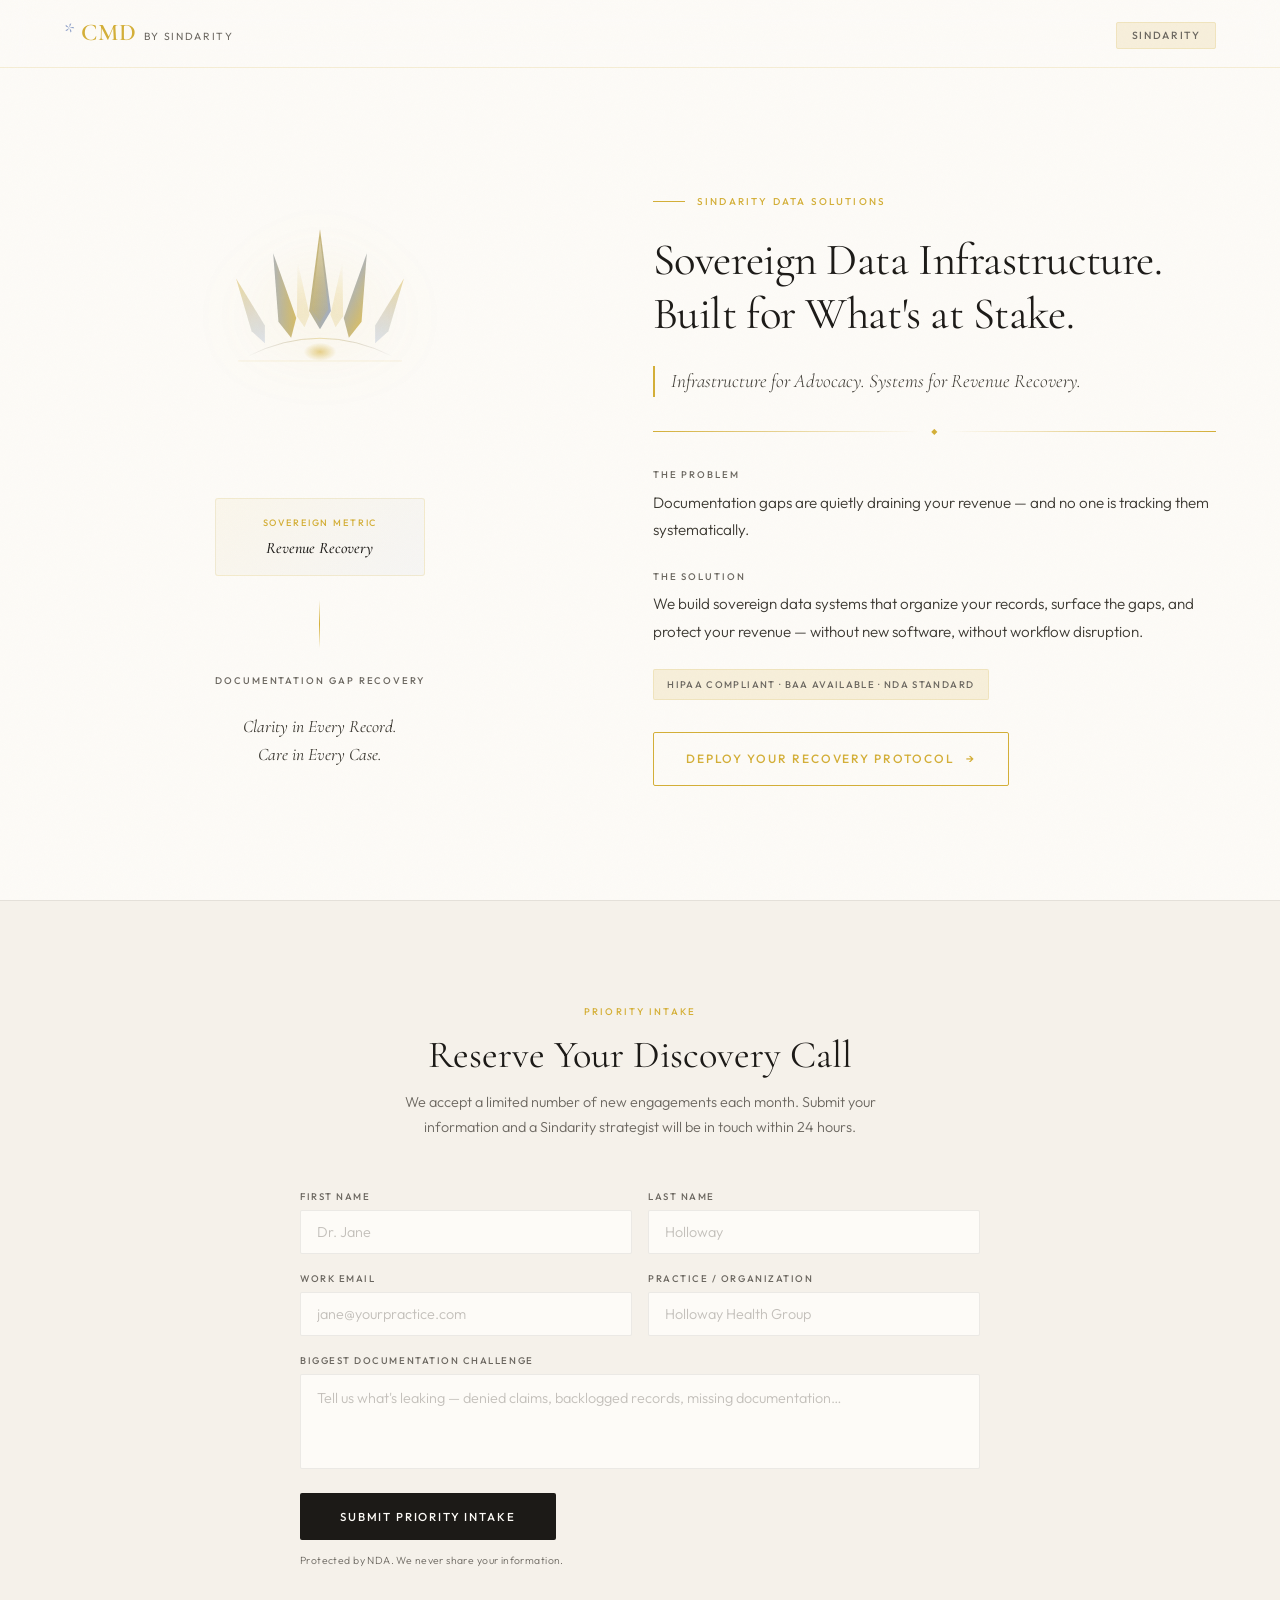
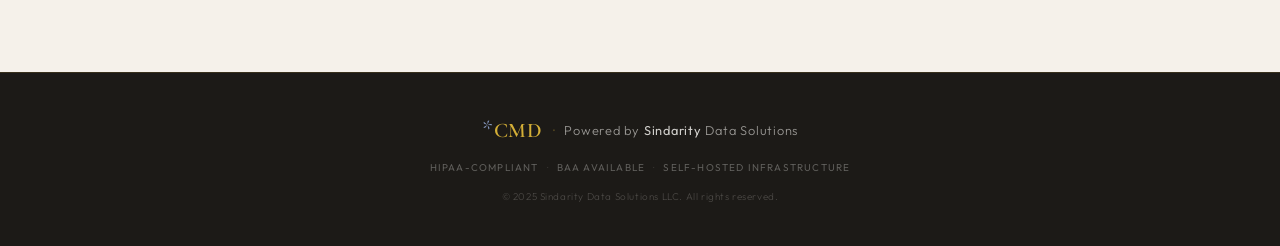
<file: index.html>
<!DOCTYPE html>
<html lang="en">
<head>
  <meta charset="UTF-8" />
  <meta name="viewport" content="width=device-width, initial-scale=1.0" />
  <meta name="description" content="Sindarity — Sovereign Data Infrastructure" />
  <title>Sindarity</title>
  <link rel="preconnect" href="https://fonts.googleapis.com" />
  <link rel="preconnect" href="https://fonts.gstatic.com" crossorigin />
  <link href="https://fonts.googleapis.com/css2?family=Cormorant+Garamond:ital,wght@0,300;0,400;0,500;0,600;1,300;1,400;1,500&family=Outfit:wght@300;400;500&display=swap" rel="stylesheet" />
  <link rel="stylesheet" href="style.css" />
</head>
<body>

  <!-- NOISE TEXTURE OVERLAY -->
  <div class="noise" aria-hidden="true"></div>

  <!-- HEADER -->
  <header class="header" id="header">
    <div class="header-inner">
      <a href="/" class="logo" aria-label="Sindarity Home">
        <span class="logo-mark">*</span><span class="logo-text">CMD</span>
        <span class="logo-sub">by Sindarity</span>
      </a>
      <nav class="header-nav">
        <span class="nav-badge" id="nicheBadge">Loading…</span>
      </nav>
    </div>
  </header>

  <!-- HERO -->
  <main class="main" id="main">
    <section class="hero" id="hero">

      <!-- LEFT COLUMN: Decorative / Profile Asset Zone -->
      <div class="hero-left" id="heroLeft" aria-hidden="true">
        <div class="left-ornament">
          <div class="crystal-cluster">
            <svg viewBox="0 0 220 280" fill="none" xmlns="http://www.w3.org/2000/svg" class="crystal-svg">
              <!-- Large center crystal -->
              <polygon points="110,20 122,110 110,130 98,110" fill="url(#cg1)" opacity="0.85"/>
              <polygon points="110,30 119,108 110,122 101,108" fill="url(#cg2)" opacity="0.45"/>
              <!-- Left tall -->
              <polygon points="72,45 82,120 72,140 62,120" fill="url(#cg3)" opacity="0.8" transform="rotate(-12 72 110)"/>
              <!-- Right tall -->
              <polygon points="148,45 158,120 148,140 138,120" fill="url(#cg3)" opacity="0.8" transform="rotate(12 148 110)"/>
              <!-- Far left -->
              <polygon points="38,70 46,130 38,148 30,130" fill="url(#cg4)" opacity="0.65" transform="rotate(-24 38 120)"/>
              <!-- Far right -->
              <polygon points="182,70 190,130 182,148 174,130" fill="url(#cg4)" opacity="0.65" transform="rotate(24 182 120)"/>
              <!-- Small accent left -->
              <polygon points="90,55 97,115 90,128 83,115" fill="url(#cg2)" opacity="0.6" transform="rotate(-6 90 100)"/>
              <!-- Small accent right -->
              <polygon points="130,55 137,115 130,128 123,115" fill="url(#cg2)" opacity="0.6" transform="rotate(6 130 100)"/>
              <!-- Sun arc base -->
              <path d="M30 160 Q110 120 190 160" stroke="url(#sg1)" stroke-width="1" fill="none" opacity="0.4"/>
              <!-- Glow orb -->
              <ellipse cx="110" cy="155" rx="18" ry="10" fill="url(#og1)" opacity="0.7"/>
              <!-- Ground line -->
              <line x1="20" y1="165" x2="200" y2="165" stroke="#D4AF37" stroke-width="0.5" opacity="0.3"/>

              <defs>
                <linearGradient id="cg1" x1="0" y1="0" x2="1" y2="1">
                  <stop offset="0%" stop-color="#D4AF37"/>
                  <stop offset="100%" stop-color="#8B9EC7"/>
                </linearGradient>
                <linearGradient id="cg2" x1="0" y1="0" x2="0" y2="1">
                  <stop offset="0%" stop-color="#FDFBF7" stop-opacity="0.9"/>
                  <stop offset="100%" stop-color="#D4AF37" stop-opacity="0.3"/>
                </linearGradient>
                <linearGradient id="cg3" x1="0" y1="0" x2="1" y2="1">
                  <stop offset="0%" stop-color="#8B9EC7"/>
                  <stop offset="100%" stop-color="#D4AF37"/>
                </linearGradient>
                <linearGradient id="cg4" x1="0" y1="0" x2="0" y2="1">
                  <stop offset="0%" stop-color="#D4AF37" stop-opacity="0.7"/>
                  <stop offset="100%" stop-color="#8B9EC7" stop-opacity="0.4"/>
                </linearGradient>
                <linearGradient id="sg1" x1="0" y1="0" x2="1" y2="0">
                  <stop offset="0%" stop-color="transparent"/>
                  <stop offset="50%" stop-color="#D4AF37"/>
                  <stop offset="100%" stop-color="transparent"/>
                </linearGradient>
                <radialGradient id="og1" cx="50%" cy="50%">
                  <stop offset="0%" stop-color="#D4AF37" stop-opacity="0.8"/>
                  <stop offset="100%" stop-color="#D4AF37" stop-opacity="0"/>
                </radialGradient>
              </defs>
            </svg>
          </div>

          <div class="metric-card" id="metricCard">
            <div class="metric-label">Sovereign Metric</div>
            <div class="metric-value" id="metricValue">Loading…</div>
          </div>

          <div class="left-rule"></div>

          <p class="left-eyebrow">Documentation Gap Recovery</p>
          <p class="left-tagline">Clarity in Every Record.<br/>Care in Every Case.</p>
        </div>
      </div>

      <!-- RIGHT COLUMN: Content -->
      <div class="hero-right" id="heroRight">
        <div class="right-inner">

          <div class="eyebrow-row">
            <span class="eyebrow-line"></span>
            <span class="eyebrow-text" id="nicheLabel">Sindarity</span>
          </div>

          <h1 class="headline" id="headline">
            Sovereign Data Infrastructure.<br/>Built for What's at Stake.
          </h1>

          <p class="subheadline" id="subheadline">
            Infrastructure for Advocacy. Systems for Revenue Recovery.
          </p>

          <div class="divider-ornament">
            <span></span><span class="diamond">◆</span><span></span>
          </div>

          <div class="content-block">
            <p class="content-label">The Problem</p>
            <p class="content-text" id="painPoint">
              Documentation gaps are quietly draining revenue — and no one is tracking them.
            </p>
          </div>

          <div class="content-block">
            <p class="content-label">The Solution</p>
            <p class="content-text" id="solution">
              We build sovereign data systems that organize your records, close the gaps, and protect what's yours.
            </p>
          </div>

          <div class="badge-row">
            <span class="trust-badge" id="trustBadge">HIPAA Compliant · BAA Available</span>
          </div>

          <a href="#contact" class="cta-btn" id="ctaBtn">
            <span class="cta-text" id="ctaText">Deploy Your Recovery Protocol</span>
            <span class="cta-arrow">→</span>
          </a>

        </div>
      </div>

    </section>

    <!-- CONTACT FORM -->
    <section class="contact-section" id="contact">
      <div class="contact-inner">

        <div class="contact-header">
          <p class="contact-eyebrow">Priority Intake</p>
          <h2 class="contact-heading">Reserve Your Discovery Call</h2>
          <p class="contact-sub">We accept a limited number of new engagements each month. Submit your information and a Sindarity strategist will be in touch within 24 hours.</p>
        </div>

        <form class="contact-form" id="contactForm" novalidate>
          <div class="form-row">
            <div class="form-group">
              <label for="firstName">First Name</label>
              <input type="text" id="firstName" name="firstName" placeholder="Dr. Jane" required />
            </div>
            <div class="form-group">
              <label for="lastName">Last Name</label>
              <input type="text" id="lastName" name="lastName" placeholder="Holloway" required />
            </div>
          </div>

          <div class="form-row">
            <div class="form-group">
              <label for="email">Work Email</label>
              <input type="email" id="email" name="email" placeholder="jane@yourpractice.com" required />
            </div>
            <div class="form-group">
              <label for="org">Practice / Organization</label>
              <input type="text" id="org" name="org" placeholder="Holloway Health Group" required />
            </div>
          </div>

          <div class="form-group form-full">
            <label for="challenge">Biggest Documentation Challenge</label>
            <textarea id="challenge" name="challenge" rows="3" placeholder="Tell us what's leaking — denied claims, backlogged records, missing documentation…"></textarea>
          </div>

          <div class="form-submit-row">
            <button type="submit" class="submit-btn" id="submitBtn">
              <span id="submitText">Submit Priority Intake</span>
            </button>
            <p class="form-note">Protected by NDA. We never share your information.</p>
          </div>

          <div class="success-state" id="successState" style="display:none;">
            <div class="success-icon">◆</div>
            <h3>Your intake has been received.</h3>
            <p>A Sindarity strategist will review your submission and reach out within 24 hours.</p>
          </div>
        </form>

      </div>
    </section>

  </main>

  <!-- FOOTER -->
  <footer class="footer">
    <div class="footer-inner">
      <div class="footer-brand">
        <span class="footer-logo"><span class="logo-mark">*</span>CMD</span>
        <span class="footer-divider">·</span>
        <span class="footer-powered">Powered by <strong>Sindarity</strong> Data Solutions</span>
      </div>
      <div class="footer-meta">
        <span>HIPAA-Compliant</span>
        <span class="dot">·</span>
        <span>BAA Available</span>
        <span class="dot">·</span>
        <span>Self-Hosted Infrastructure</span>
      </div>
      <p class="footer-copy">© 2025 Sindarity Data Solutions LLC. All rights reserved.</p>
    </div>
  </footer>

  <script src="router.js" type="module"></script>
</body>
</html>
</file>
<file: style.css>
/* ═══════════════════════════════════════════
   SINDARITY ENGINE — MASTER STYLESHEET
   Aesthetic: Refined Luxury · Authoritative Sanctuary
   ═══════════════════════════════════════════ */

:root {
  --cream:       #FDFBF7;
  --cream-dark:  #F5F1EA;
  --cream-mid:   #EDE8DF;
  --charcoal:    #1C1A17;
  --charcoal-mid:#3A3730;
  --charcoal-lt: #6B6760;
  --gold:        #D4AF37;
  --gold-light:  #E8CC6A;
  --gold-pale:   #F5EBC4;
  --gold-dim:    rgba(212,175,55,0.15);
  --ice:         #8B9EC7;
  --ice-pale:    #C8D4E8;
  --border:      rgba(212,175,55,0.18);
  --border-soft: rgba(28,26,23,0.08);

  --font-serif: 'Cormorant Garamond', Georgia, serif;
  --font-sans:  'Outfit', system-ui, sans-serif;

  --max-w: 1280px;
  --gutter: clamp(1.5rem, 5vw, 4rem);
  --section-pad: clamp(4rem, 8vw, 7rem);

  --ease-out: cubic-bezier(0.16, 1, 0.3, 1);
  --ease-gold: cubic-bezier(0.25, 0.46, 0.45, 0.94);
}

/* ── RESET ── */
*, *::before, *::after { box-sizing: border-box; margin: 0; padding: 0; }
html { scroll-behavior: smooth; font-size: 16px; }
body {
  background: var(--cream);
  color: var(--charcoal);
  font-family: var(--font-sans);
  font-weight: 300;
  line-height: 1.7;
  overflow-x: hidden;
  -webkit-font-smoothing: antialiased;
}

/* ── NOISE TEXTURE ── */
.noise {
  position: fixed;
  inset: 0;
  pointer-events: none;
  z-index: 1000;
  opacity: 0.025;
  background-image: url("data:image/svg+xml,%3Csvg viewBox='0 0 256 256' xmlns='http://www.w3.org/2000/svg'%3E%3Cfilter id='n'%3E%3CfeTurbulence type='fractalNoise' baseFrequency='0.9' numOctaves='4' stitchTiles='stitch'/%3E%3C/filter%3E%3Crect width='100%25' height='100%25' filter='url(%23n)'/%3E%3C/svg%3E");
  background-size: 200px 200px;
}

/* ── HEADER ── */
.header {
  position: fixed;
  top: 0;
  left: 0;
  right: 0;
  z-index: 100;
  padding: 1.25rem var(--gutter);
  background: rgba(253,251,247,0.88);
  backdrop-filter: blur(12px);
  -webkit-backdrop-filter: blur(12px);
  border-bottom: 1px solid var(--border);
  transition: box-shadow 0.3s ease;
}
.header.scrolled {
  box-shadow: 0 2px 40px rgba(28,26,23,0.06);
}
.header-inner {
  max-width: var(--max-w);
  margin: 0 auto;
  display: flex;
  align-items: center;
  justify-content: space-between;
  gap: 1rem;
}

/* LOGO */
.logo {
  display: flex;
  align-items: baseline;
  gap: 0.35rem;
  text-decoration: none;
}
.logo-mark {
  font-family: var(--font-serif);
  font-size: 1.5rem;
  font-weight: 300;
  color: var(--ice);
  line-height: 1;
}
.logo-text {
  font-family: var(--font-serif);
  font-size: 1.5rem;
  font-weight: 600;
  color: var(--gold);
  letter-spacing: 0.04em;
  line-height: 1;
}
.logo-sub {
  font-family: var(--font-sans);
  font-size: 0.65rem;
  font-weight: 400;
  color: var(--charcoal-lt);
  letter-spacing: 0.16em;
  text-transform: uppercase;
  margin-left: 0.1rem;
}

/* NAV BADGE */
.nav-badge {
  font-family: var(--font-sans);
  font-size: 0.65rem;
  font-weight: 500;
  letter-spacing: 0.16em;
  text-transform: uppercase;
  color: var(--charcoal-lt);
  padding: 0.35rem 0.9rem;
  border: 1px solid var(--border);
  border-radius: 2px;
  background: var(--gold-dim);
  transition: opacity 0.4s ease;
}

/* ── MAIN / HERO ── */
.main {
  padding-top: 80px;
}

.hero {
  min-height: calc(100vh - 80px);
  max-width: var(--max-w);
  margin: 0 auto;
  padding: var(--section-pad) var(--gutter);
  display: grid;
  grid-template-columns: 1fr 1.1fr;
  gap: clamp(3rem, 6vw, 6rem);
  align-items: center;
}

/* ── HERO LEFT ── */
.hero-left {
  display: flex;
  align-items: center;
  justify-content: center;
}

.left-ornament {
  display: flex;
  flex-direction: column;
  align-items: center;
  gap: 1.5rem;
  opacity: 0;
  transform: translateX(-24px);
  animation: slideInLeft 1s var(--ease-out) 0.2s forwards;
}

.crystal-cluster {
  width: 200px;
  filter: drop-shadow(0 8px 32px rgba(212,175,55,0.2));
}
.crystal-svg { width: 100%; height: auto; }

/* Floating animation on crystal */
.crystal-cluster {
  animation: slideInLeft 1s var(--ease-out) 0.2s forwards,
             float 6s ease-in-out 1.5s infinite;
  opacity: 0;
}
@keyframes float {
  0%, 100% { transform: translateY(0px); }
  50% { transform: translateY(-10px); }
}

.metric-card {
  border: 1px solid var(--border);
  border-radius: 3px;
  padding: 1rem 1.5rem;
  background: linear-gradient(135deg, rgba(212,175,55,0.06), rgba(139,158,199,0.06));
  text-align: center;
  width: 100%;
  max-width: 280px;
}
.metric-label {
  font-family: var(--font-sans);
  font-size: 0.58rem;
  font-weight: 500;
  letter-spacing: 0.2em;
  text-transform: uppercase;
  color: var(--gold);
  margin-bottom: 0.4rem;
}
.metric-value {
  font-family: var(--font-serif);
  font-size: 1rem;
  font-weight: 500;
  color: var(--charcoal);
  line-height: 1.4;
  font-style: italic;
}

.left-rule {
  width: 1px;
  height: 48px;
  background: linear-gradient(to bottom, transparent, var(--gold), transparent);
}

.left-eyebrow {
  font-family: var(--font-sans);
  font-size: 0.6rem;
  font-weight: 500;
  letter-spacing: 0.2em;
  text-transform: uppercase;
  color: var(--charcoal-lt);
}
.left-tagline {
  font-family: var(--font-serif);
  font-size: 1.1rem;
  font-weight: 400;
  font-style: italic;
  color: var(--charcoal-mid);
  text-align: center;
  line-height: 1.6;
}

/* ── HERO RIGHT ── */
.hero-right {
  opacity: 0;
  transform: translateY(24px);
  animation: fadeUp 1s var(--ease-out) 0.4s forwards;
}

.right-inner {
  display: flex;
  flex-direction: column;
  gap: 1.5rem;
}

/* Eyebrow row */
.eyebrow-row {
  display: flex;
  align-items: center;
  gap: 0.75rem;
}
.eyebrow-line {
  display: block;
  width: 32px;
  height: 1px;
  background: var(--gold);
  flex-shrink: 0;
}
.eyebrow-text {
  font-family: var(--font-sans);
  font-size: 0.62rem;
  font-weight: 500;
  letter-spacing: 0.22em;
  text-transform: uppercase;
  color: var(--gold);
}

/* Headline */
.headline {
  font-family: var(--font-serif);
  font-size: clamp(2rem, 3.5vw, 3.2rem);
  font-weight: 400;
  line-height: 1.2;
  color: var(--charcoal);
  letter-spacing: -0.01em;
}

/* Subheadline */
.subheadline {
  font-family: var(--font-serif);
  font-size: clamp(1rem, 1.5vw, 1.2rem);
  font-weight: 300;
  font-style: italic;
  color: var(--charcoal-mid);
  line-height: 1.6;
  border-left: 2px solid var(--gold);
  padding-left: 1rem;
}

/* Gold ornament divider */
.divider-ornament {
  display: flex;
  align-items: center;
  gap: 0.75rem;
  margin: 0.25rem 0;
}
.divider-ornament span:first-child,
.divider-ornament span:last-child {
  display: block;
  height: 1px;
  flex: 1;
  background: linear-gradient(to right, var(--gold), transparent);
}
.divider-ornament span:last-child {
  background: linear-gradient(to left, var(--gold), transparent);
}
.diamond {
  font-size: 0.5rem;
  color: var(--gold);
  flex-shrink: 0;
}

/* Content blocks */
.content-block {
  display: flex;
  flex-direction: column;
  gap: 0.4rem;
}
.content-label {
  font-family: var(--font-sans);
  font-size: 0.6rem;
  font-weight: 500;
  letter-spacing: 0.2em;
  text-transform: uppercase;
  color: var(--charcoal-lt);
}
.content-text {
  font-family: var(--font-sans);
  font-size: 0.95rem;
  font-weight: 300;
  color: var(--charcoal-mid);
  line-height: 1.8;
}

/* Badge */
.badge-row { display: flex; }
.trust-badge {
  font-family: var(--font-sans);
  font-size: 0.6rem;
  font-weight: 500;
  letter-spacing: 0.14em;
  text-transform: uppercase;
  color: var(--charcoal-lt);
  padding: 0.4rem 0.85rem;
  border: 1px solid var(--border);
  border-radius: 2px;
  background: var(--gold-dim);
}

/* CTA BUTTON */
.cta-btn {
  display: inline-flex;
  align-items: center;
  gap: 0.75rem;
  padding: 1rem 2rem;
  background: transparent;
  border: 1px solid var(--gold);
  border-radius: 2px;
  color: var(--gold);
  text-decoration: none;
  font-family: var(--font-sans);
  font-size: 0.75rem;
  font-weight: 500;
  letter-spacing: 0.16em;
  text-transform: uppercase;
  position: relative;
  overflow: hidden;
  transition: color 0.3s ease;
  align-self: flex-start;
  margin-top: 0.5rem;
}
.cta-btn::before {
  content: '';
  position: absolute;
  inset: 0;
  background: var(--gold);
  transform: translateX(-101%);
  transition: transform 0.35s var(--ease-gold);
  z-index: 0;
}
.cta-btn:hover::before { transform: translateX(0); }
.cta-btn:hover { color: var(--charcoal); }
.cta-text, .cta-arrow { position: relative; z-index: 1; }
.cta-arrow { transition: transform 0.25s ease; }
.cta-btn:hover .cta-arrow { transform: translateX(4px); }

/* ── CONTACT SECTION ── */
.contact-section {
  background: var(--cream-dark);
  border-top: 1px solid var(--border-soft);
  padding: var(--section-pad) var(--gutter);
}
.contact-inner {
  max-width: 680px;
  margin: 0 auto;
}

.contact-header {
  text-align: center;
  margin-bottom: 3rem;
}
.contact-eyebrow {
  font-family: var(--font-sans);
  font-size: 0.6rem;
  font-weight: 500;
  letter-spacing: 0.22em;
  text-transform: uppercase;
  color: var(--gold);
  margin-bottom: 0.75rem;
}
.contact-heading {
  font-family: var(--font-serif);
  font-size: clamp(1.8rem, 3vw, 2.6rem);
  font-weight: 400;
  color: var(--charcoal);
  margin-bottom: 0.75rem;
  line-height: 1.2;
}
.contact-sub {
  font-family: var(--font-sans);
  font-size: 0.9rem;
  font-weight: 300;
  color: var(--charcoal-lt);
  line-height: 1.75;
  max-width: 480px;
  margin: 0 auto;
}

/* FORM */
.contact-form {
  display: flex;
  flex-direction: column;
  gap: 1rem;
}
.form-row {
  display: grid;
  grid-template-columns: 1fr 1fr;
  gap: 1rem;
}
.form-group {
  display: flex;
  flex-direction: column;
  gap: 0.35rem;
}
.form-full { grid-column: 1 / -1; }

label {
  font-family: var(--font-sans);
  font-size: 0.6rem;
  font-weight: 500;
  letter-spacing: 0.16em;
  text-transform: uppercase;
  color: var(--charcoal-lt);
}
input, textarea {
  background: var(--cream);
  border: 1px solid var(--border-soft);
  border-radius: 2px;
  color: var(--charcoal);
  font-family: var(--font-sans);
  font-size: 0.9rem;
  font-weight: 300;
  padding: 0.75rem 1rem;
  outline: none;
  transition: border-color 0.2s ease, box-shadow 0.2s ease;
  width: 100%;
}
input::placeholder, textarea::placeholder {
  color: rgba(107,103,96,0.4);
}
input:focus, textarea:focus {
  border-color: rgba(212,175,55,0.5);
  box-shadow: 0 0 0 3px rgba(212,175,55,0.08);
}
textarea { resize: none; line-height: 1.6; }

.form-submit-row {
  display: flex;
  flex-direction: column;
  align-items: flex-start;
  gap: 0.75rem;
  margin-top: 0.5rem;
}
.submit-btn {
  padding: 1rem 2.5rem;
  background: var(--charcoal);
  border: none;
  border-radius: 2px;
  color: var(--cream);
  font-family: var(--font-sans);
  font-size: 0.72rem;
  font-weight: 500;
  letter-spacing: 0.16em;
  text-transform: uppercase;
  cursor: pointer;
  transition: background 0.25s ease, transform 0.15s ease;
}
.submit-btn:hover {
  background: var(--charcoal-mid);
  transform: translateY(-1px);
}
.submit-btn:active { transform: translateY(0); }
.submit-btn:disabled { opacity: 0.5; cursor: not-allowed; }

.form-note {
  font-family: var(--font-sans);
  font-size: 0.65rem;
  font-weight: 300;
  color: var(--charcoal-lt);
  letter-spacing: 0.04em;
}

/* Success state */
.success-state {
  text-align: center;
  padding: 3rem 1rem;
}
.success-icon {
  font-size: 1.5rem;
  color: var(--gold);
  margin-bottom: 1.25rem;
  animation: pulse 2s ease-in-out infinite;
}
.success-state h3 {
  font-family: var(--font-serif);
  font-size: 1.6rem;
  font-weight: 400;
  color: var(--charcoal);
  margin-bottom: 0.75rem;
}
.success-state p {
  font-family: var(--font-sans);
  font-size: 0.9rem;
  font-weight: 300;
  color: var(--charcoal-lt);
  line-height: 1.75;
}

/* ── FOOTER ── */
.footer {
  background: var(--charcoal);
  padding: 2.5rem var(--gutter);
  border-top: 1px solid rgba(212,175,55,0.15);
}
.footer-inner {
  max-width: var(--max-w);
  margin: 0 auto;
  display: flex;
  flex-direction: column;
  align-items: center;
  gap: 0.75rem;
  text-align: center;
}
.footer-brand {
  display: flex;
  align-items: center;
  gap: 0.6rem;
  flex-wrap: wrap;
  justify-content: center;
}
.footer-logo {
  font-family: var(--font-serif);
  font-size: 1.3rem;
  font-weight: 600;
  color: var(--gold);
  letter-spacing: 0.04em;
}
.footer-divider { color: rgba(212,175,55,0.3); }
.footer-powered {
  font-family: var(--font-sans);
  font-size: 0.8rem;
  font-weight: 300;
  color: rgba(253,251,247,0.55);
  letter-spacing: 0.06em;
}
.footer-powered strong {
  color: rgba(253,251,247,0.8);
  font-weight: 400;
}
.footer-meta {
  display: flex;
  align-items: center;
  gap: 0.5rem;
  flex-wrap: wrap;
  justify-content: center;
  font-family: var(--font-sans);
  font-size: 0.62rem;
  font-weight: 400;
  letter-spacing: 0.12em;
  text-transform: uppercase;
  color: rgba(253,251,247,0.3);
}
.dot { opacity: 0.4; }
.footer-copy {
  font-family: var(--font-sans);
  font-size: 0.62rem;
  font-weight: 300;
  color: rgba(253,251,247,0.2);
  letter-spacing: 0.06em;
}

/* ── DEFAULT / FALLBACK PAGE ── */
.fallback-hero {
  min-height: calc(100vh - 80px);
  display: flex;
  flex-direction: column;
  align-items: center;
  justify-content: center;
  text-align: center;
  padding: var(--section-pad) var(--gutter);
  gap: 2rem;
}
.fallback-hero .headline {
  font-size: clamp(2.5rem, 5vw, 4.5rem);
}
.fallback-hero .subheadline {
  max-width: 520px;
  border: none;
  padding: 0;
  font-size: 1.1rem;
  text-align: center;
}
.fallback-cta-group {
  display: flex;
  gap: 1rem;
  flex-wrap: wrap;
  justify-content: center;
  margin-top: 1rem;
}

/* ── ANIMATIONS ── */
@keyframes slideInLeft {
  from { opacity: 0; transform: translateX(-24px); }
  to   { opacity: 1; transform: translateX(0); }
}
@keyframes fadeUp {
  from { opacity: 0; transform: translateY(24px); }
  to   { opacity: 1; transform: translateY(0); }
}
@keyframes pulse {
  0%, 100% { opacity: 1; transform: scale(1); }
  50% { opacity: 0.6; transform: scale(0.9); }
}

/* Staggered content reveal */
.hero-right .eyebrow-row  { animation: fadeUp 0.7s var(--ease-out) 0.5s both; }
.hero-right .headline     { animation: fadeUp 0.7s var(--ease-out) 0.65s both; }
.hero-right .subheadline  { animation: fadeUp 0.7s var(--ease-out) 0.75s both; }
.hero-right .divider-ornament { animation: fadeUp 0.7s var(--ease-out) 0.8s both; }
.hero-right .content-block:nth-child(5) { animation: fadeUp 0.7s var(--ease-out) 0.88s both; }
.hero-right .content-block:nth-child(6) { animation: fadeUp 0.7s var(--ease-out) 0.95s both; }
.hero-right .badge-row    { animation: fadeUp 0.7s var(--ease-out) 1.0s both; }
.hero-right .cta-btn      { animation: fadeUp 0.7s var(--ease-out) 1.08s both; }

/* ── RESPONSIVE ── */
@media (max-width: 900px) {
  .hero {
    grid-template-columns: 1fr;
    min-height: auto;
    padding-top: 3rem;
    padding-bottom: 3rem;
  }
  .hero-left {
    order: 2;
    padding-top: 2rem;
    border-top: 1px solid var(--border-soft);
  }
  .hero-right { order: 1; }
  .left-ornament { flex-direction: row; flex-wrap: wrap; justify-content: center; }
  .crystal-cluster { width: 120px; }
  .left-rule { display: none; }
}

@media (max-width: 600px) {
  .form-row { grid-template-columns: 1fr; }
  .hero-left { display: none; }
  .footer-meta { gap: 0.35rem; }
}
</file>
